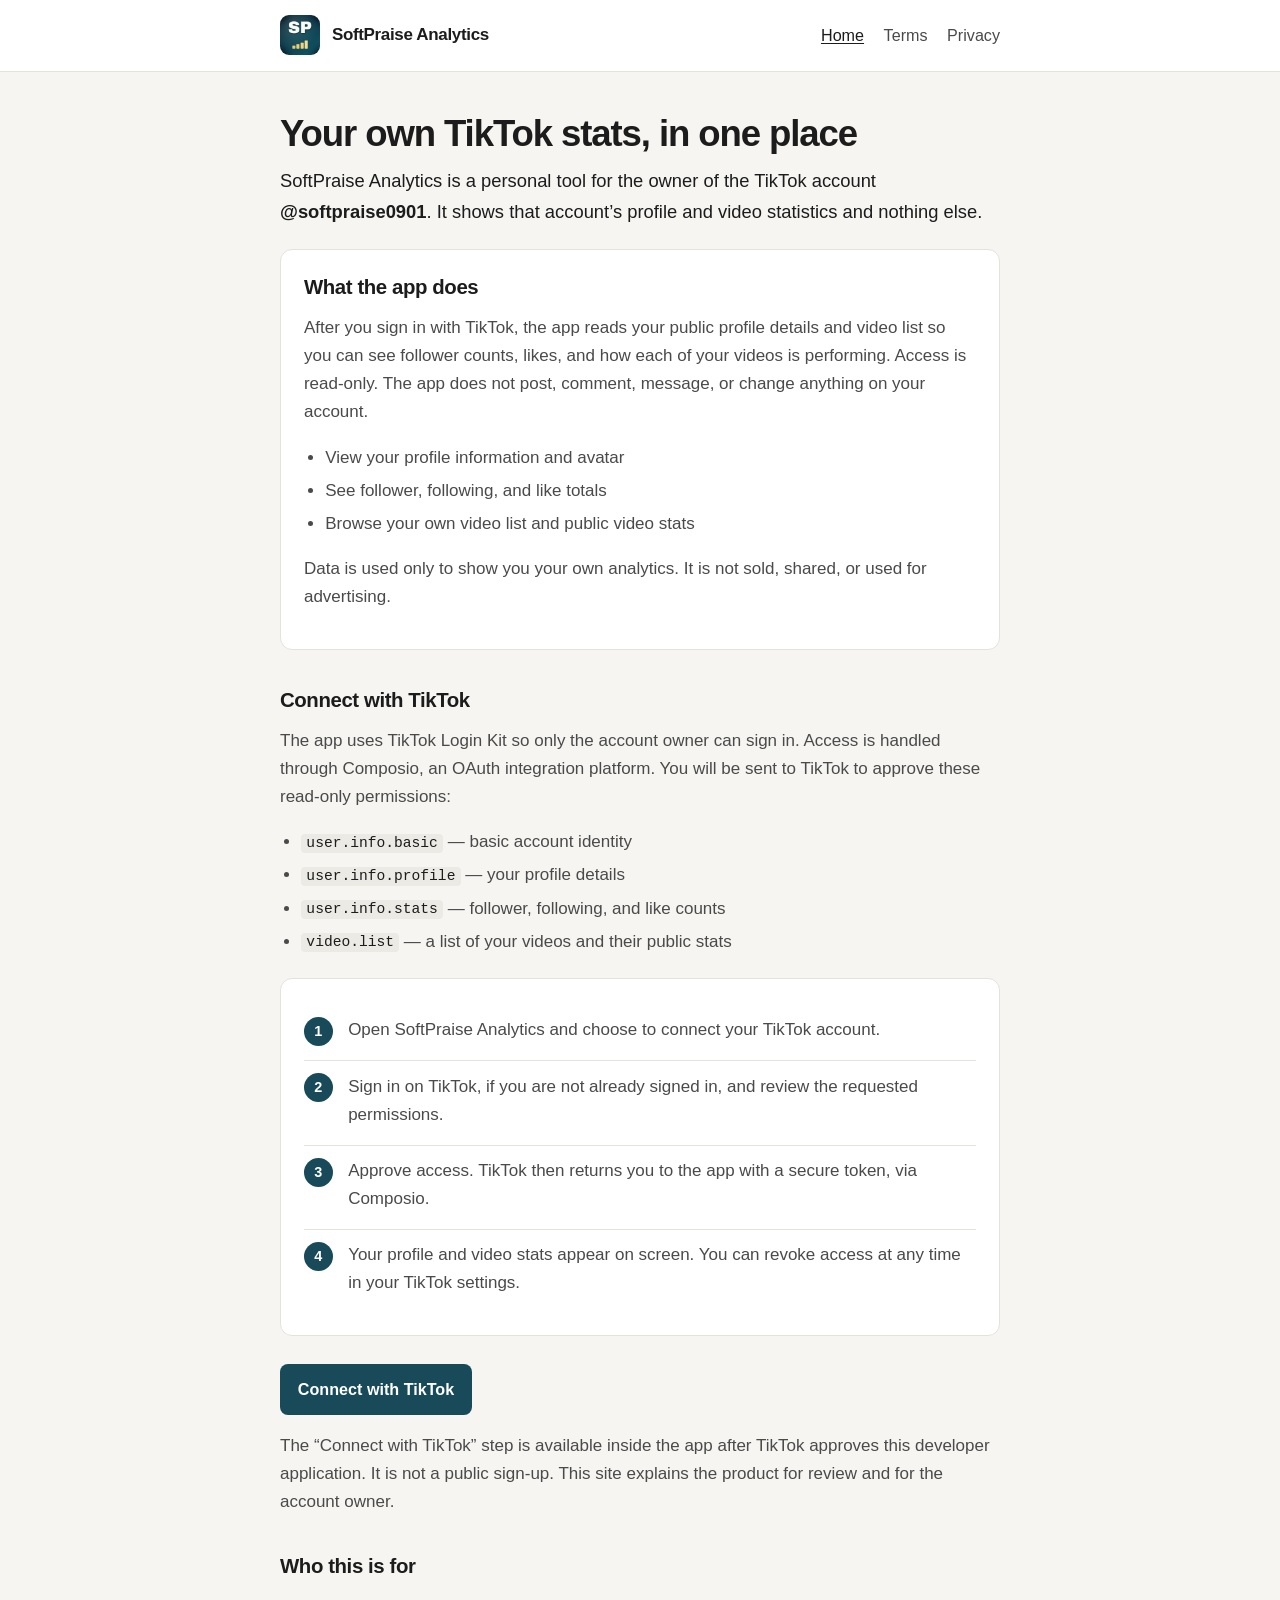
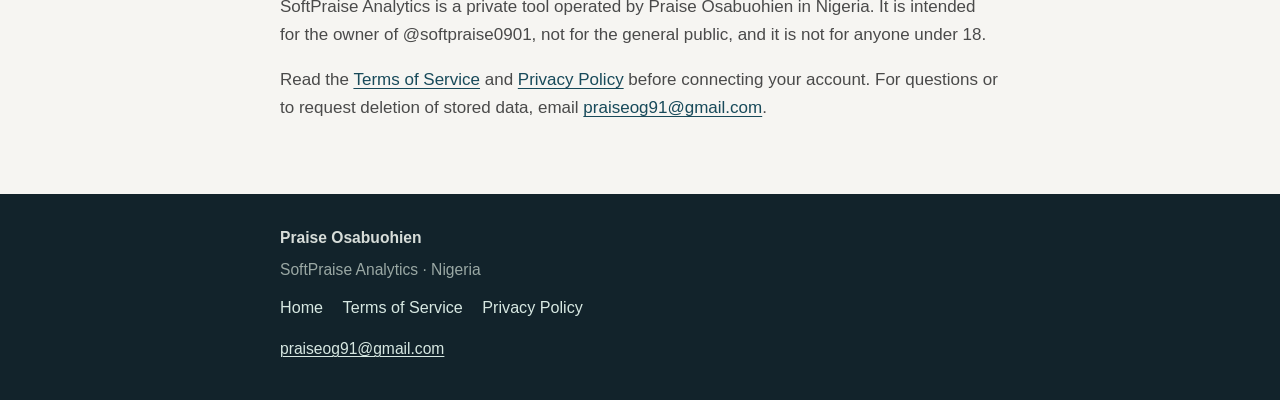
<file: index.html>
<!DOCTYPE html>
<html lang="en">
<head>
  <meta charset="utf-8">
  <meta name="viewport" content="width=device-width, initial-scale=1">
  <title>SoftPraise Analytics</title>
  <meta name="description" content="A personal tool for the owner of TikTok @softpraise0901 to view their own profile and video stats.">
  <link rel="icon" href="icon-512.png" type="image/png">
  <link rel="stylesheet" href="style.css">
</head>
<body>
  <header>
    <div class="wrap">
      <a class="brand" href="index.html">
        <img src="icon-512.png" width="40" height="40" alt="">
        SoftPraise Analytics
      </a>
      <nav aria-label="Primary">
        <a href="index.html" aria-current="page">Home</a>
        <a href="terms.html">Terms</a>
        <a href="privacy.html">Privacy</a>
      </nav>
    </div>
  </header>

  <main class="wrap">
    <h1>Your own TikTok stats, in one place</h1>
    <p class="lead">SoftPraise Analytics is a personal tool for the owner of the TikTok account <strong>@softpraise0901</strong>. It shows that account’s profile and video statistics and nothing else.</p>

    <div class="card">
      <h2>What the app does</h2>
      <p>After you sign in with TikTok, the app reads your public profile details and video list so you can see follower counts, likes, and how each of your videos is performing. Access is read-only. The app does not post, comment, message, or change anything on your account.</p>
      <ul>
        <li>View your profile information and avatar</li>
        <li>See follower, following, and like totals</li>
        <li>Browse your own video list and public video stats</li>
      </ul>
      <p>Data is used only to show you your own analytics. It is not sold, shared, or used for advertising.</p>
    </div>

    <h2>Connect with TikTok</h2>
    <p>The app uses TikTok Login Kit so only the account owner can sign in. Access is handled through Composio, an OAuth integration platform. You will be sent to TikTok to approve these read-only permissions:</p>
    <ul>
      <li><code>user.info.basic</code> — basic account identity</li>
      <li><code>user.info.profile</code> — your profile details</li>
      <li><code>user.info.stats</code> — follower, following, and like counts</li>
      <li><code>video.list</code> — a list of your videos and their public stats</li>
    </ul>
    <div class="card">
      <ol class="steps">
        <li>Open SoftPraise Analytics and choose to connect your TikTok account.</li>
        <li>Sign in on TikTok, if you are not already signed in, and review the requested permissions.</li>
        <li>Approve access. TikTok then returns you to the app with a secure token, via Composio.</li>
        <li>Your profile and video stats appear on screen. You can revoke access at any time in your TikTok settings.</li>
      </ol>
    </div>
    <p><span class="cta-note">Connect with TikTok</span></p>
    <p>The “Connect with TikTok” step is available inside the app after TikTok approves this developer application. It is not a public sign-up. This site explains the product for review and for the account owner.</p>

    <h2>Who this is for</h2>
    <p>SoftPraise Analytics is a private tool operated by Praise Osabuohien in Nigeria. It is intended for the owner of @softpraise0901, not for the general public, and it is not for anyone under 18.</p>
    <p>Read the <a href="terms.html">Terms of Service</a> and <a href="privacy.html">Privacy Policy</a> before connecting your account. For questions or to request deletion of stored data, email <a href="mailto:praiseog91@gmail.com">praiseog91@gmail.com</a>.</p>
  </main>

  <footer>
    <div class="wrap">
      <p class="org">Praise Osabuohien</p>
      <p>SoftPraise Analytics · Nigeria</p>
      <nav aria-label="Footer">
        <a href="index.html">Home</a>
        <a href="terms.html">Terms of Service</a>
        <a href="privacy.html">Privacy Policy</a>
      </nav>
      <p><a href="mailto:praiseog91@gmail.com">praiseog91@gmail.com</a></p>
    </div>
  </footer>
</body>
</html>
</file>
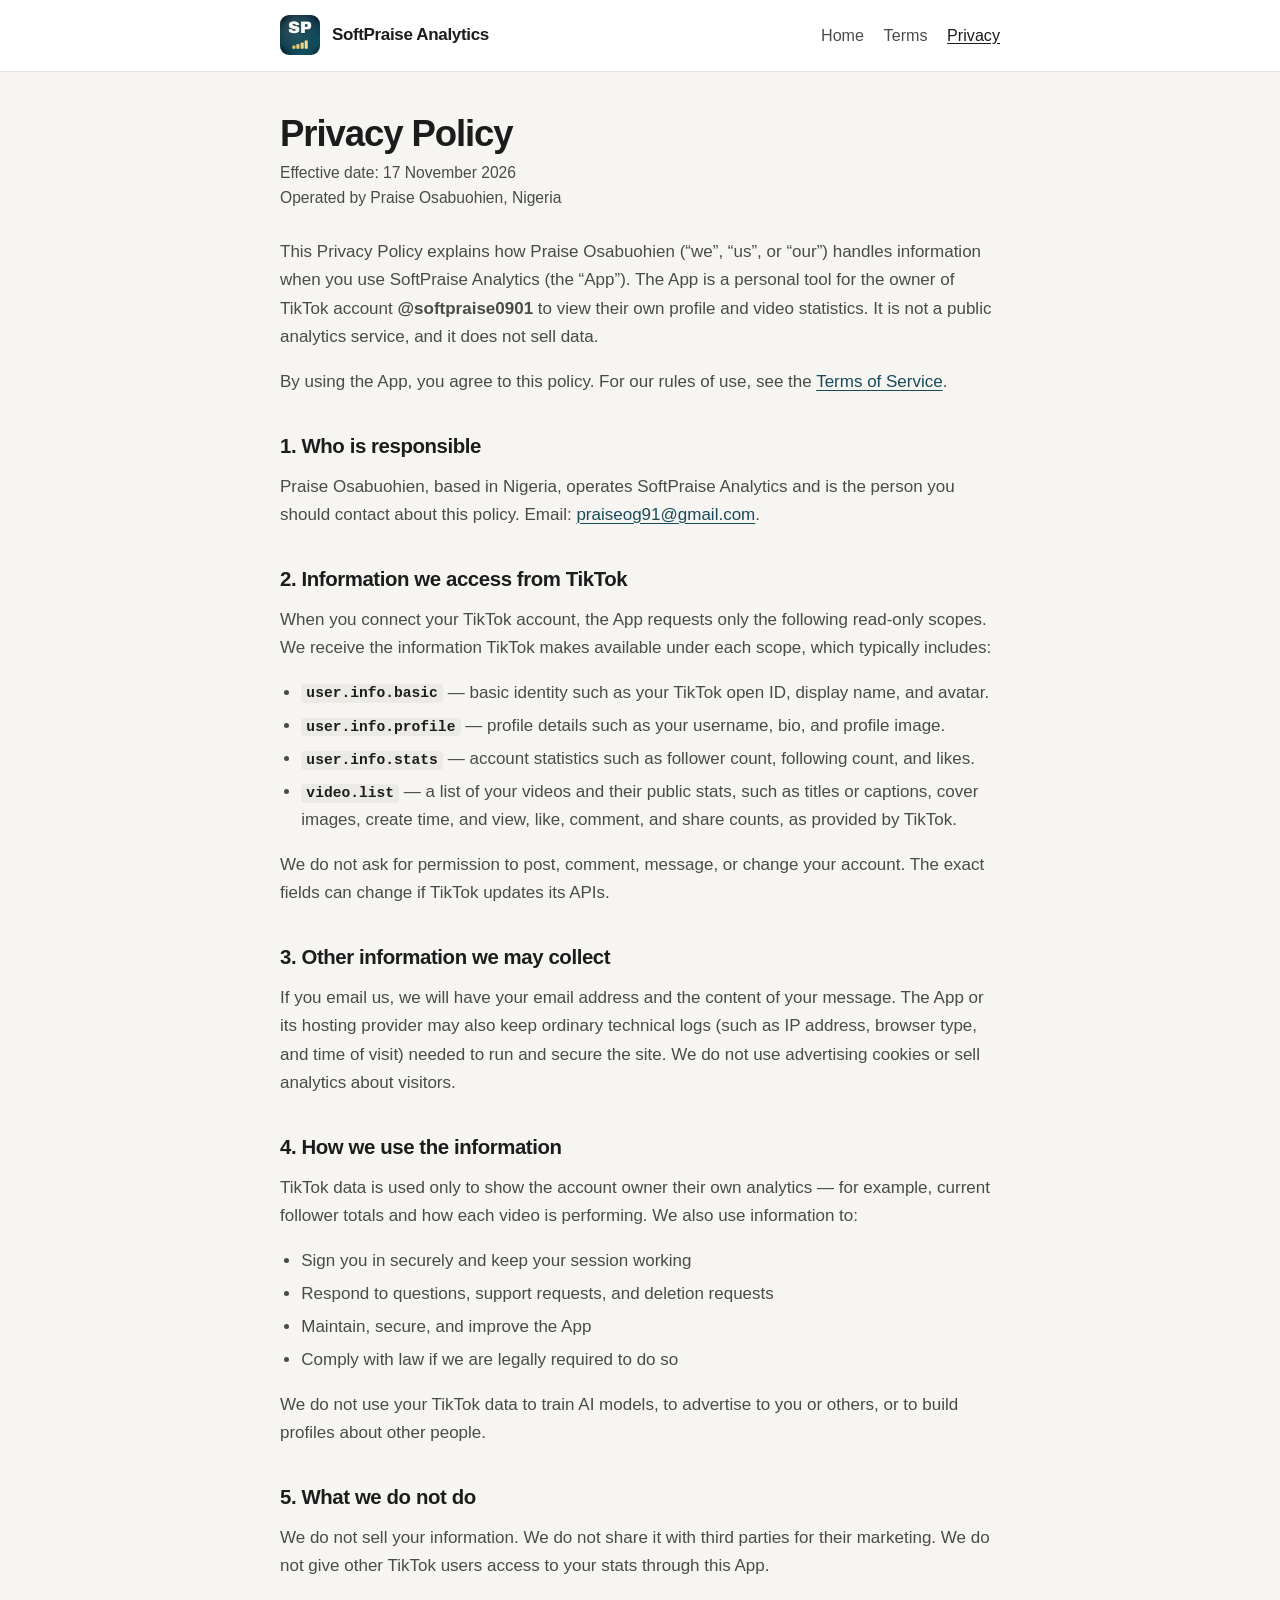
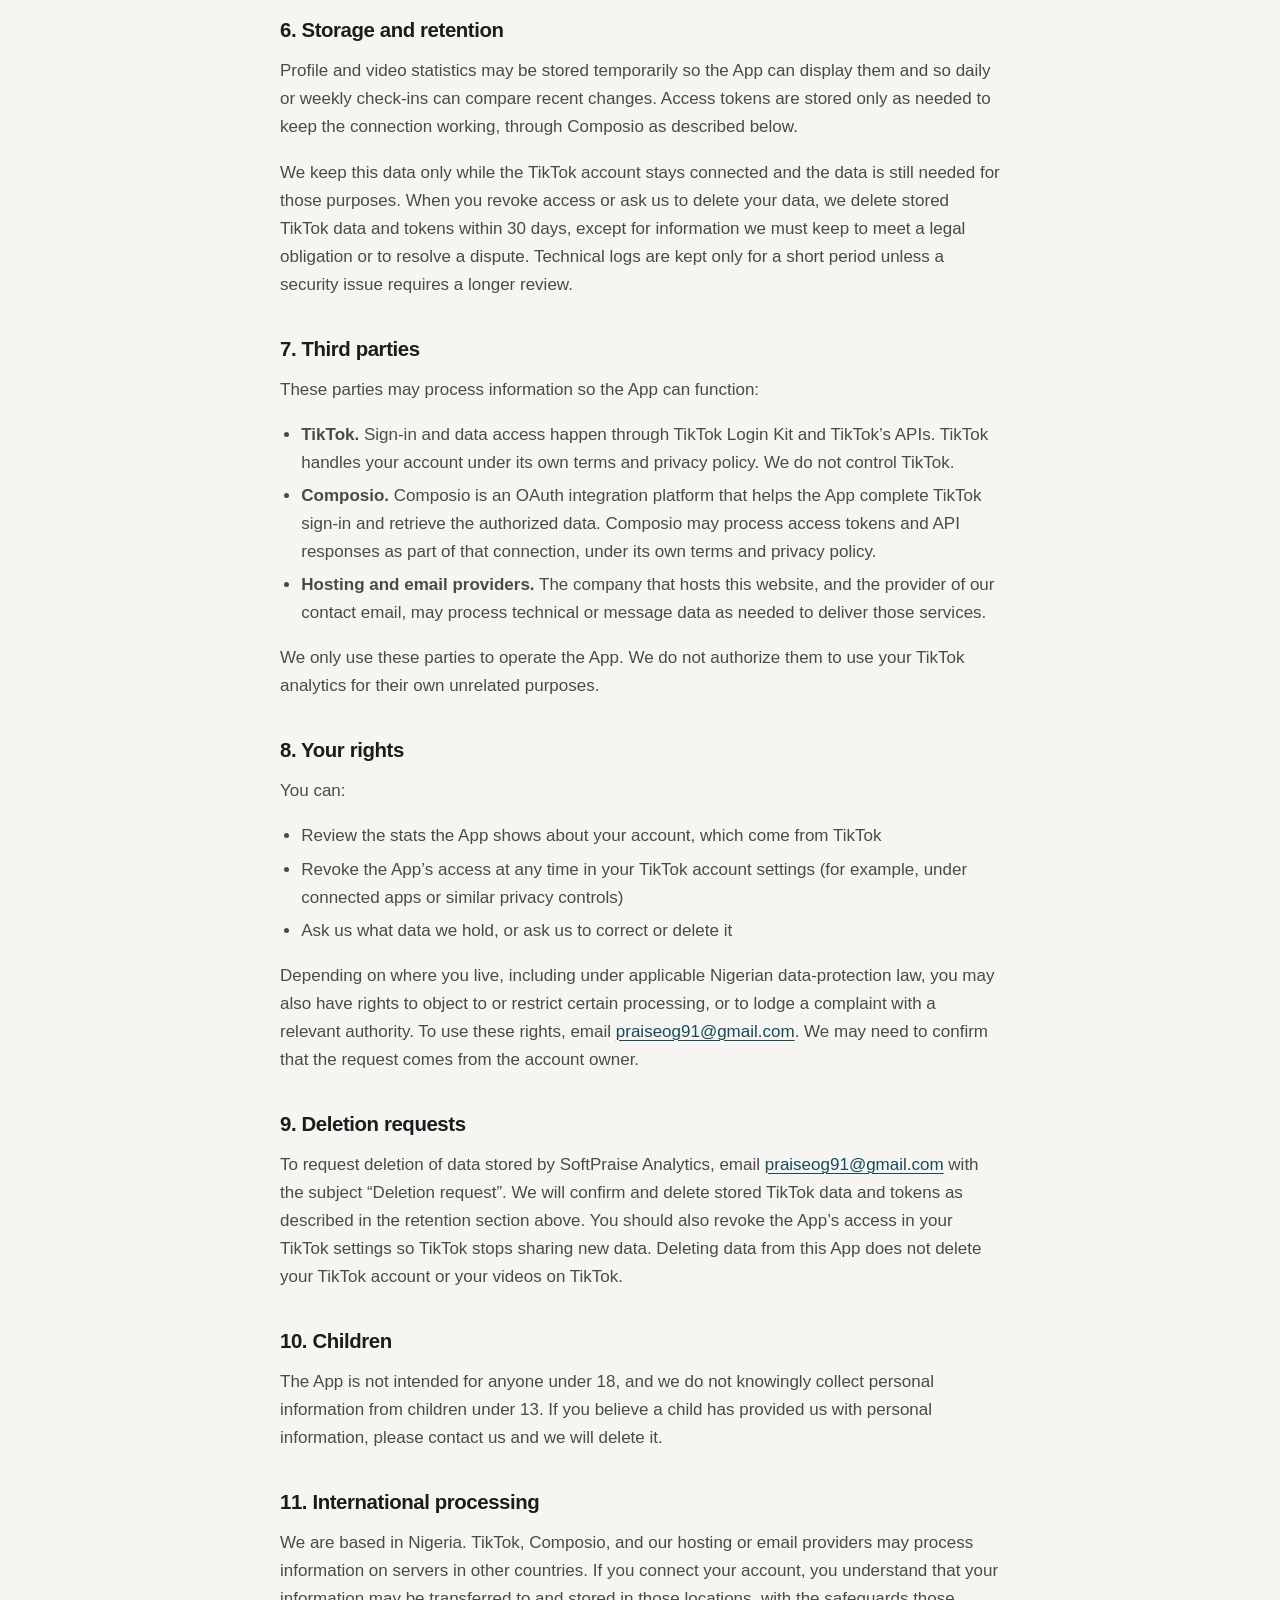
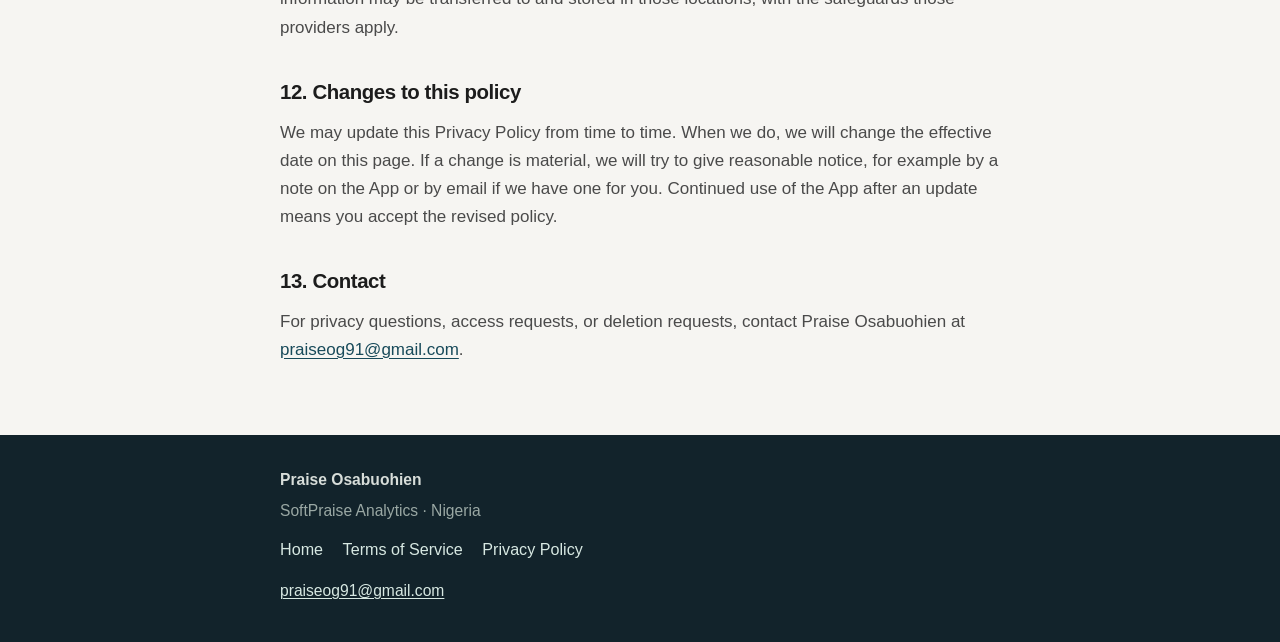
<file: privacy.html>
<!DOCTYPE html>
<html lang="en">
<head>
  <meta charset="utf-8">
  <meta name="viewport" content="width=device-width, initial-scale=1">
  <title>Privacy Policy — SoftPraise Analytics</title>
  <meta name="description" content="Privacy Policy for SoftPraise Analytics, explaining what TikTok data is accessed and how it is used.">
  <link rel="icon" href="icon-512.png" type="image/png">
  <link rel="stylesheet" href="style.css">
</head>
<body>
  <header>
    <div class="wrap">
      <a class="brand" href="index.html">
        <img src="icon-512.png" width="40" height="40" alt="">
        SoftPraise Analytics
      </a>
      <nav aria-label="Primary">
        <a href="index.html">Home</a>
        <a href="terms.html">Terms</a>
        <a href="privacy.html" aria-current="page">Privacy</a>
      </nav>
    </div>
  </header>

  <main class="wrap legal">
    <h1>Privacy Policy</h1>
    <p class="meta">Effective date: 17 November 2026<br>Operated by Praise Osabuohien, Nigeria</p>

    <p>This Privacy Policy explains how Praise Osabuohien (“we”, “us”, or “our”) handles information when you use SoftPraise Analytics (the “App”). The App is a personal tool for the owner of TikTok account <strong>@softpraise0901</strong> to view their own profile and video statistics. It is not a public analytics service, and it does not sell data.</p>
    <p>By using the App, you agree to this policy. For our rules of use, see the <a href="terms.html">Terms of Service</a>.</p>

    <h2>1. Who is responsible</h2>
    <p>Praise Osabuohien, based in Nigeria, operates SoftPraise Analytics and is the person you should contact about this policy. Email: <a href="mailto:praiseog91@gmail.com">praiseog91@gmail.com</a>.</p>

    <h2>2. Information we access from TikTok</h2>
    <p>When you connect your TikTok account, the App requests only the following read-only scopes. We receive the information TikTok makes available under each scope, which typically includes:</p>
    <ul>
      <li><strong><code>user.info.basic</code></strong> — basic identity such as your TikTok open ID, display name, and avatar.</li>
      <li><strong><code>user.info.profile</code></strong> — profile details such as your username, bio, and profile image.</li>
      <li><strong><code>user.info.stats</code></strong> — account statistics such as follower count, following count, and likes.</li>
      <li><strong><code>video.list</code></strong> — a list of your videos and their public stats, such as titles or captions, cover images, create time, and view, like, comment, and share counts, as provided by TikTok.</li>
    </ul>
    <p>We do not ask for permission to post, comment, message, or change your account. The exact fields can change if TikTok updates its APIs.</p>

    <h2>3. Other information we may collect</h2>
    <p>If you email us, we will have your email address and the content of your message. The App or its hosting provider may also keep ordinary technical logs (such as IP address, browser type, and time of visit) needed to run and secure the site. We do not use advertising cookies or sell analytics about visitors.</p>

    <h2>4. How we use the information</h2>
    <p>TikTok data is used only to show the account owner their own analytics — for example, current follower totals and how each video is performing. We also use information to:</p>
    <ul>
      <li>Sign you in securely and keep your session working</li>
      <li>Respond to questions, support requests, and deletion requests</li>
      <li>Maintain, secure, and improve the App</li>
      <li>Comply with law if we are legally required to do so</li>
    </ul>
    <p>We do not use your TikTok data to train AI models, to advertise to you or others, or to build profiles about other people.</p>

    <h2>5. What we do not do</h2>
    <p>We do not sell your information. We do not share it with third parties for their marketing. We do not give other TikTok users access to your stats through this App.</p>

    <h2>6. Storage and retention</h2>
    <p>Profile and video statistics may be stored temporarily so the App can display them and so daily or weekly check-ins can compare recent changes. Access tokens are stored only as needed to keep the connection working, through Composio as described below.</p>
    <p>We keep this data only while the TikTok account stays connected and the data is still needed for those purposes. When you revoke access or ask us to delete your data, we delete stored TikTok data and tokens within 30 days, except for information we must keep to meet a legal obligation or to resolve a dispute. Technical logs are kept only for a short period unless a security issue requires a longer review.</p>

    <h2>7. Third parties</h2>
    <p>These parties may process information so the App can function:</p>
    <ul>
      <li><strong>TikTok.</strong> Sign-in and data access happen through TikTok Login Kit and TikTok’s APIs. TikTok handles your account under its own terms and privacy policy. We do not control TikTok.</li>
      <li><strong>Composio.</strong> Composio is an OAuth integration platform that helps the App complete TikTok sign-in and retrieve the authorized data. Composio may process access tokens and API responses as part of that connection, under its own terms and privacy policy.</li>
      <li><strong>Hosting and email providers.</strong> The company that hosts this website, and the provider of our contact email, may process technical or message data as needed to deliver those services.</li>
    </ul>
    <p>We only use these parties to operate the App. We do not authorize them to use your TikTok analytics for their own unrelated purposes.</p>

    <h2>8. Your rights</h2>
    <p>You can:</p>
    <ul>
      <li>Review the stats the App shows about your account, which come from TikTok</li>
      <li>Revoke the App’s access at any time in your TikTok account settings (for example, under connected apps or similar privacy controls)</li>
      <li>Ask us what data we hold, or ask us to correct or delete it</li>
    </ul>
    <p>Depending on where you live, including under applicable Nigerian data-protection law, you may also have rights to object to or restrict certain processing, or to lodge a complaint with a relevant authority. To use these rights, email <a href="mailto:praiseog91@gmail.com">praiseog91@gmail.com</a>. We may need to confirm that the request comes from the account owner.</p>

    <h2>9. Deletion requests</h2>
    <p>To request deletion of data stored by SoftPraise Analytics, email <a href="mailto:praiseog91@gmail.com">praiseog91@gmail.com</a> with the subject “Deletion request”. We will confirm and delete stored TikTok data and tokens as described in the retention section above. You should also revoke the App’s access in your TikTok settings so TikTok stops sharing new data. Deleting data from this App does not delete your TikTok account or your videos on TikTok.</p>

    <h2>10. Children</h2>
    <p>The App is not intended for anyone under 18, and we do not knowingly collect personal information from children under 13. If you believe a child has provided us with personal information, please contact us and we will delete it.</p>

    <h2>11. International processing</h2>
    <p>We are based in Nigeria. TikTok, Composio, and our hosting or email providers may process information on servers in other countries. If you connect your account, you understand that your information may be transferred to and stored in those locations, with the safeguards those providers apply.</p>

    <h2>12. Changes to this policy</h2>
    <p>We may update this Privacy Policy from time to time. When we do, we will change the effective date on this page. If a change is material, we will try to give reasonable notice, for example by a note on the App or by email if we have one for you. Continued use of the App after an update means you accept the revised policy.</p>

    <h2>13. Contact</h2>
    <p>For privacy questions, access requests, or deletion requests, contact Praise Osabuohien at <a href="mailto:praiseog91@gmail.com">praiseog91@gmail.com</a>.</p>
  </main>

  <footer>
    <div class="wrap">
      <p class="org">Praise Osabuohien</p>
      <p>SoftPraise Analytics · Nigeria</p>
      <nav aria-label="Footer">
        <a href="index.html">Home</a>
        <a href="terms.html">Terms of Service</a>
        <a href="privacy.html">Privacy Policy</a>
      </nav>
      <p><a href="mailto:praiseog91@gmail.com">praiseog91@gmail.com</a></p>
    </div>
  </footer>
</body>
</html>
</file>
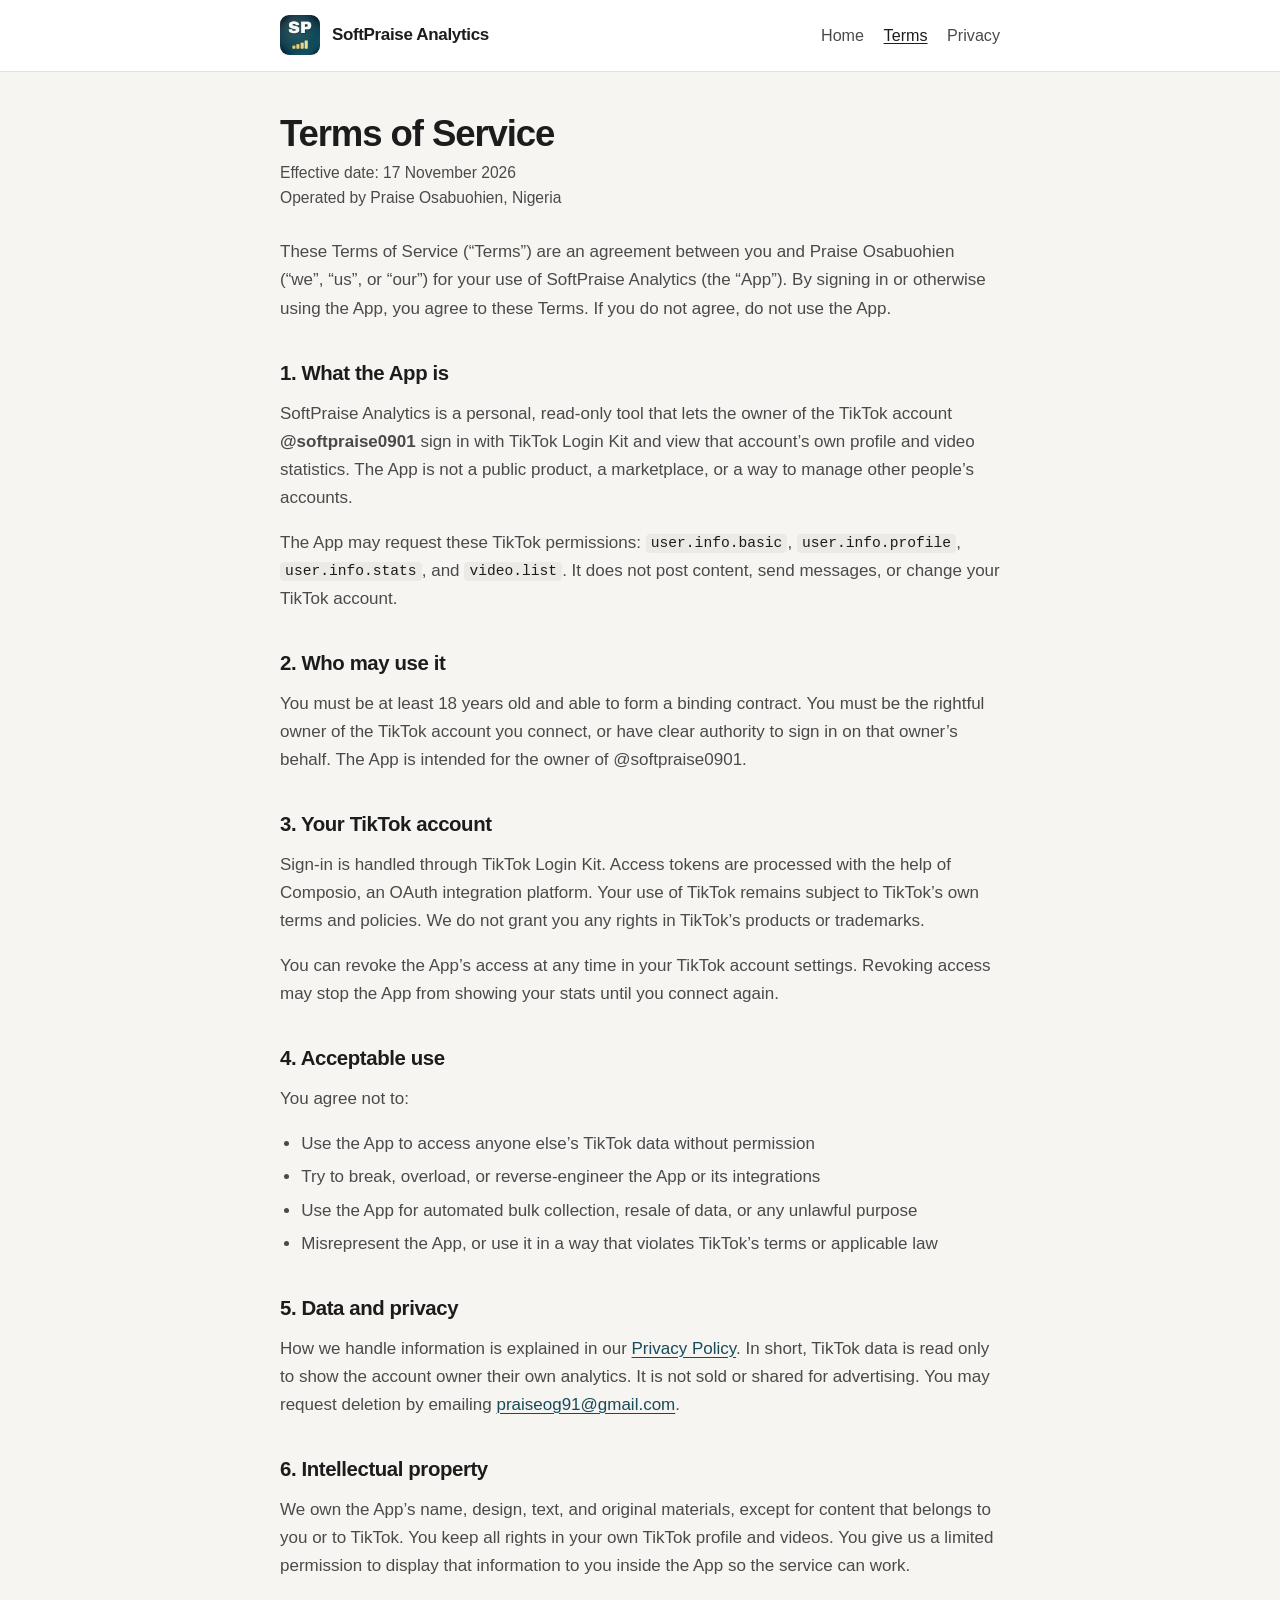
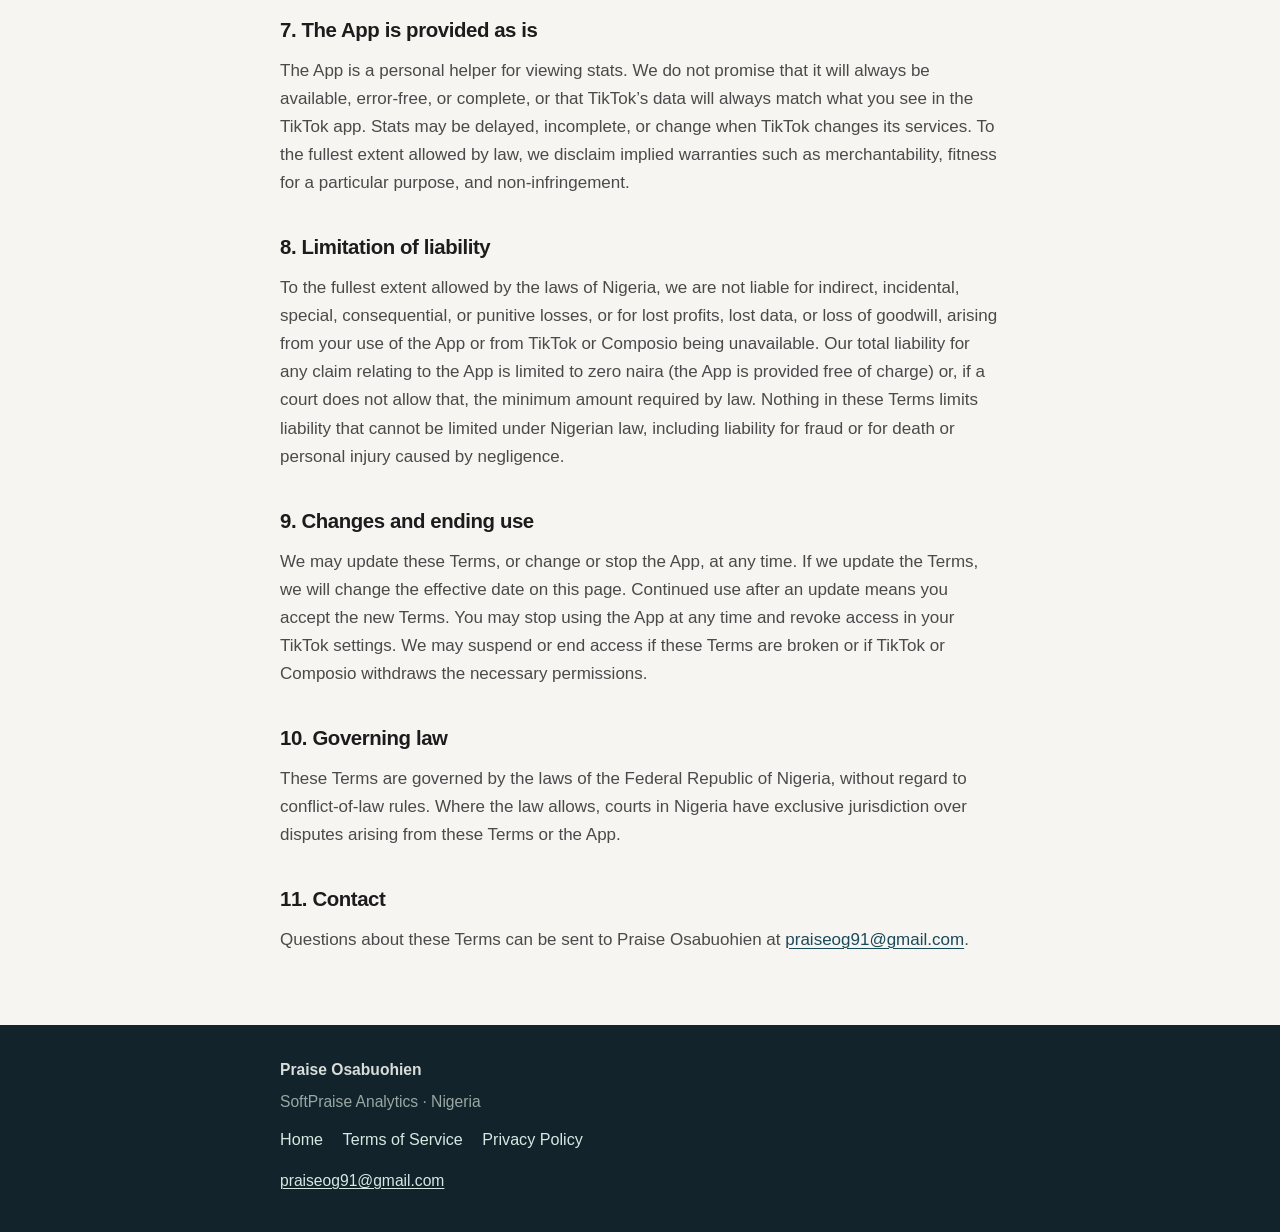
<file: terms.html>
<!DOCTYPE html>
<html lang="en">
<head>
  <meta charset="utf-8">
  <meta name="viewport" content="width=device-width, initial-scale=1">
  <title>Terms of Service — SoftPraise Analytics</title>
  <meta name="description" content="Terms of Service for SoftPraise Analytics, effective 17 November 2026.">
  <link rel="icon" href="icon-512.png" type="image/png">
  <link rel="stylesheet" href="style.css">
</head>
<body>
  <header>
    <div class="wrap">
      <a class="brand" href="index.html">
        <img src="icon-512.png" width="40" height="40" alt="">
        SoftPraise Analytics
      </a>
      <nav aria-label="Primary">
        <a href="index.html">Home</a>
        <a href="terms.html" aria-current="page">Terms</a>
        <a href="privacy.html">Privacy</a>
      </nav>
    </div>
  </header>

  <main class="wrap legal">
    <h1>Terms of Service</h1>
    <p class="meta">Effective date: 17 November 2026<br>Operated by Praise Osabuohien, Nigeria</p>

    <p>These Terms of Service (“Terms”) are an agreement between you and Praise Osabuohien (“we”, “us”, or “our”) for your use of SoftPraise Analytics (the “App”). By signing in or otherwise using the App, you agree to these Terms. If you do not agree, do not use the App.</p>

    <h2>1. What the App is</h2>
    <p>SoftPraise Analytics is a personal, read-only tool that lets the owner of the TikTok account <strong>@softpraise0901</strong> sign in with TikTok Login Kit and view that account’s own profile and video statistics. The App is not a public product, a marketplace, or a way to manage other people’s accounts.</p>
    <p>The App may request these TikTok permissions: <code>user.info.basic</code>, <code>user.info.profile</code>, <code>user.info.stats</code>, and <code>video.list</code>. It does not post content, send messages, or change your TikTok account.</p>

    <h2>2. Who may use it</h2>
    <p>You must be at least 18 years old and able to form a binding contract. You must be the rightful owner of the TikTok account you connect, or have clear authority to sign in on that owner’s behalf. The App is intended for the owner of @softpraise0901.</p>

    <h2>3. Your TikTok account</h2>
    <p>Sign-in is handled through TikTok Login Kit. Access tokens are processed with the help of Composio, an OAuth integration platform. Your use of TikTok remains subject to TikTok’s own terms and policies. We do not grant you any rights in TikTok’s products or trademarks.</p>
    <p>You can revoke the App’s access at any time in your TikTok account settings. Revoking access may stop the App from showing your stats until you connect again.</p>

    <h2>4. Acceptable use</h2>
    <p>You agree not to:</p>
    <ul>
      <li>Use the App to access anyone else’s TikTok data without permission</li>
      <li>Try to break, overload, or reverse-engineer the App or its integrations</li>
      <li>Use the App for automated bulk collection, resale of data, or any unlawful purpose</li>
      <li>Misrepresent the App, or use it in a way that violates TikTok’s terms or applicable law</li>
    </ul>

    <h2>5. Data and privacy</h2>
    <p>How we handle information is explained in our <a href="privacy.html">Privacy Policy</a>. In short, TikTok data is read only to show the account owner their own analytics. It is not sold or shared for advertising. You may request deletion by emailing <a href="mailto:praiseog91@gmail.com">praiseog91@gmail.com</a>.</p>

    <h2>6. Intellectual property</h2>
    <p>We own the App’s name, design, text, and original materials, except for content that belongs to you or to TikTok. You keep all rights in your own TikTok profile and videos. You give us a limited permission to display that information to you inside the App so the service can work.</p>

    <h2>7. The App is provided as is</h2>
    <p>The App is a personal helper for viewing stats. We do not promise that it will always be available, error-free, or complete, or that TikTok’s data will always match what you see in the TikTok app. Stats may be delayed, incomplete, or change when TikTok changes its services. To the fullest extent allowed by law, we disclaim implied warranties such as merchantability, fitness for a particular purpose, and non-infringement.</p>

    <h2>8. Limitation of liability</h2>
    <p>To the fullest extent allowed by the laws of Nigeria, we are not liable for indirect, incidental, special, consequential, or punitive losses, or for lost profits, lost data, or loss of goodwill, arising from your use of the App or from TikTok or Composio being unavailable. Our total liability for any claim relating to the App is limited to zero naira (the App is provided free of charge) or, if a court does not allow that, the minimum amount required by law. Nothing in these Terms limits liability that cannot be limited under Nigerian law, including liability for fraud or for death or personal injury caused by negligence.</p>

    <h2>9. Changes and ending use</h2>
    <p>We may update these Terms, or change or stop the App, at any time. If we update the Terms, we will change the effective date on this page. Continued use after an update means you accept the new Terms. You may stop using the App at any time and revoke access in your TikTok settings. We may suspend or end access if these Terms are broken or if TikTok or Composio withdraws the necessary permissions.</p>

    <h2>10. Governing law</h2>
    <p>These Terms are governed by the laws of the Federal Republic of Nigeria, without regard to conflict-of-law rules. Where the law allows, courts in Nigeria have exclusive jurisdiction over disputes arising from these Terms or the App.</p>

    <h2>11. Contact</h2>
    <p>Questions about these Terms can be sent to Praise Osabuohien at <a href="mailto:praiseog91@gmail.com">praiseog91@gmail.com</a>.</p>
  </main>

  <footer>
    <div class="wrap">
      <p class="org">Praise Osabuohien</p>
      <p>SoftPraise Analytics · Nigeria</p>
      <nav aria-label="Footer">
        <a href="index.html">Home</a>
        <a href="terms.html">Terms of Service</a>
        <a href="privacy.html">Privacy Policy</a>
      </nav>
      <p><a href="mailto:praiseog91@gmail.com">praiseog91@gmail.com</a></p>
    </div>
  </footer>
</body>
</html>
</file>
<file: style.css>
/* SoftPraise Analytics — shared styles */
:root {
  --bg: #f6f5f2;
  --bg-card: #ffffff;
  --ink: #1c1c1c;
  --ink-muted: #4a4a4a;
  --line: #e4e2dc;
  --accent: #184a5a;
  --accent-hover: #123843;
  --footer-bg: #12232b;
  --footer-ink: #d7ddd9;
  --footer-muted: #9aa8a4;
  --radius: 12px;
  --max: 720px;
}

* {
  box-sizing: border-box;
}

html {
  font-size: 17px;
  scroll-behavior: smooth;
}

body {
  margin: 0;
  color: var(--ink);
  background: var(--bg);
  font-family: "Segoe UI", "Helvetica Neue", Helvetica, Arial, sans-serif;
  line-height: 1.65;
  -webkit-font-smoothing: antialiased;
}

a {
  color: var(--accent);
  text-decoration-thickness: 1px;
  text-underline-offset: 0.15em;
}

a:hover {
  color: var(--accent-hover);
}

.wrap {
  width: min(var(--max), calc(100% - 2.4rem));
  margin: 0 auto;
}

header {
  border-bottom: 1px solid var(--line);
  background: var(--bg-card);
}

header .wrap {
  display: flex;
  align-items: center;
  justify-content: space-between;
  gap: 1rem;
  padding: 0.9rem 0;
  flex-wrap: wrap;
}

.brand {
  display: flex;
  align-items: center;
  gap: 0.7rem;
  color: inherit;
  text-decoration: none;
  font-weight: 700;
  letter-spacing: -0.02em;
}

.brand img {
  width: 40px;
  height: 40px;
  border-radius: 9px;
  display: block;
}

nav {
  display: flex;
  gap: 1.15rem;
}

nav a {
  color: var(--ink-muted);
  text-decoration: none;
  font-size: 0.95rem;
}

nav a:hover,
nav a[aria-current="page"] {
  color: var(--ink);
  text-decoration: underline;
}

main {
  padding: 2.4rem 0 3.2rem;
}

h1 {
  font-size: clamp(1.7rem, 4vw, 2.15rem);
  line-height: 1.2;
  letter-spacing: -0.03em;
  margin: 0 0 0.6rem;
}

h2 {
  font-size: 1.2rem;
  letter-spacing: -0.02em;
  margin: 2rem 0 0.55rem;
}

h3 {
  font-size: 1.05rem;
  margin: 1.4rem 0 0.4rem;
}

p,
li {
  color: var(--ink-muted);
}

p {
  margin: 0 0 1rem;
}

ul,
ol {
  margin: 0 0 1rem;
  padding-left: 1.25rem;
}

li {
  margin: 0.3rem 0;
}

.lead {
  font-size: 1.08rem;
  color: var(--ink);
}

.meta {
  color: var(--ink-muted);
  font-size: 0.92rem;
  margin-bottom: 1.6rem;
}

.card {
  background: var(--bg-card);
  border: 1px solid var(--line);
  border-radius: var(--radius);
  padding: 1.25rem 1.35rem;
  margin: 1.3rem 0;
}

.steps {
  list-style: none;
  padding: 0;
  margin: 0;
  counter-reset: step;
}

.steps li {
  position: relative;
  padding: 0.65rem 0 0.65rem 2.6rem;
  border-top: 1px solid var(--line);
  color: var(--ink-muted);
}

.steps li:first-child {
  border-top: 0;
}

.steps li::before {
  counter-increment: step;
  content: counter(step);
  position: absolute;
  left: 0;
  top: 0.7rem;
  width: 1.7rem;
  height: 1.7rem;
  border-radius: 50%;
  background: var(--accent);
  color: #fff;
  font-size: 0.85rem;
  font-weight: 700;
  display: flex;
  align-items: center;
  justify-content: center;
  line-height: 1.7rem;
  text-align: center;
}

.cta-note {
  display: inline-block;
  margin-top: 0.4rem;
  padding: 0.7rem 1.05rem;
  background: var(--accent);
  color: #fff;
  border-radius: 8px;
  font-weight: 600;
  font-size: 0.95rem;
}

.legal h1 {
  margin-bottom: 0.2rem;
}

footer {
  background: var(--footer-bg);
  color: var(--footer-ink);
  padding: 1.6rem 0 2rem;
  font-size: 0.92rem;
}

footer p {
  color: var(--footer-muted);
  margin: 0.25rem 0;
}

footer a {
  color: #d7e8e2;
}

footer .org {
  color: var(--footer-ink);
  font-weight: 600;
  margin-bottom: 0.35rem;
}

footer nav {
  margin: 0.7rem 0 0.9rem;
}

@media (max-width: 560px) {
  html {
    font-size: 16px;
  }

  header .wrap {
    padding: 0.8rem 0;
  }

  main {
    padding: 1.7rem 0 2.4rem;
  }

  .card {
    padding: 1.05rem 1.05rem;
  }
}

code {
  font-family: ui-monospace, "SF Mono", Menlo, Consolas, monospace;
  font-size: 0.86em;
  background: #eceae4;
  color: var(--ink);
  padding: 0.1em 0.35em;
  border-radius: 4px;
}

.card > h2:first-child {
  margin-top: 0;
}
</file>
